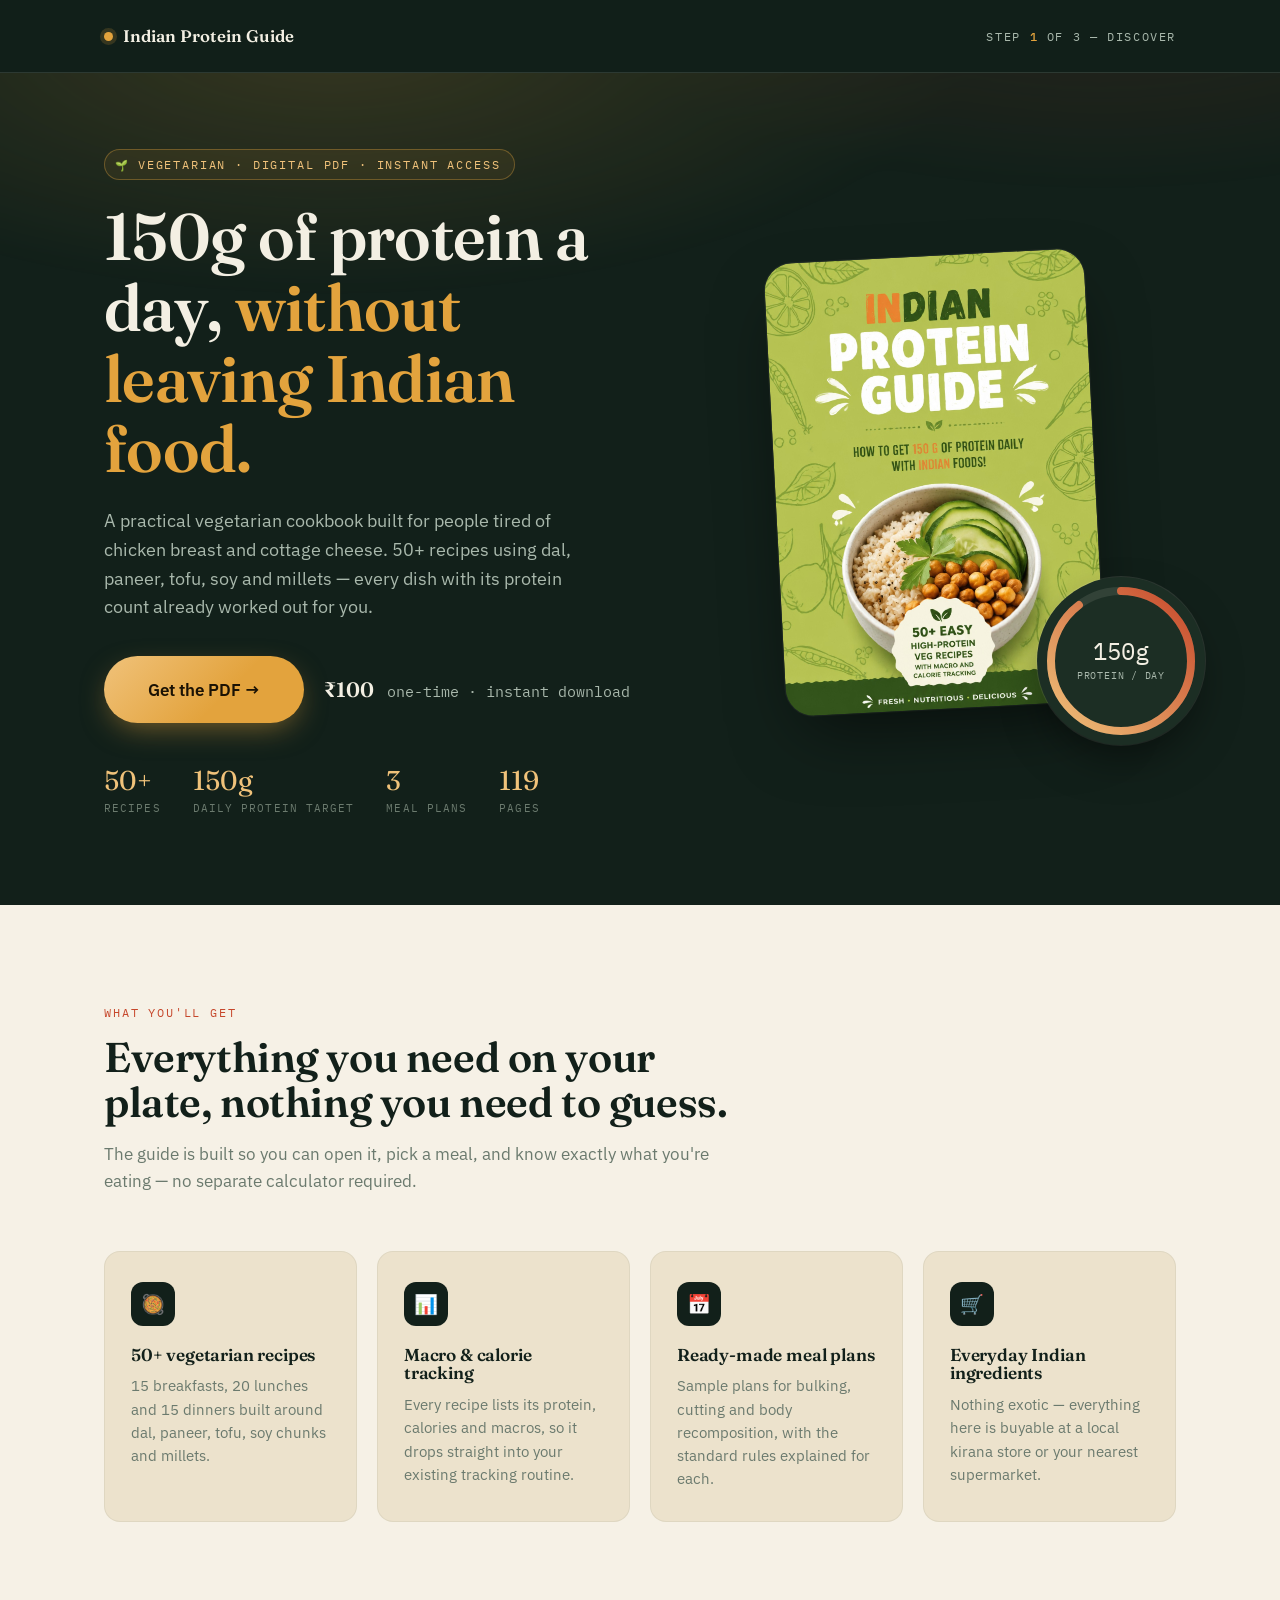
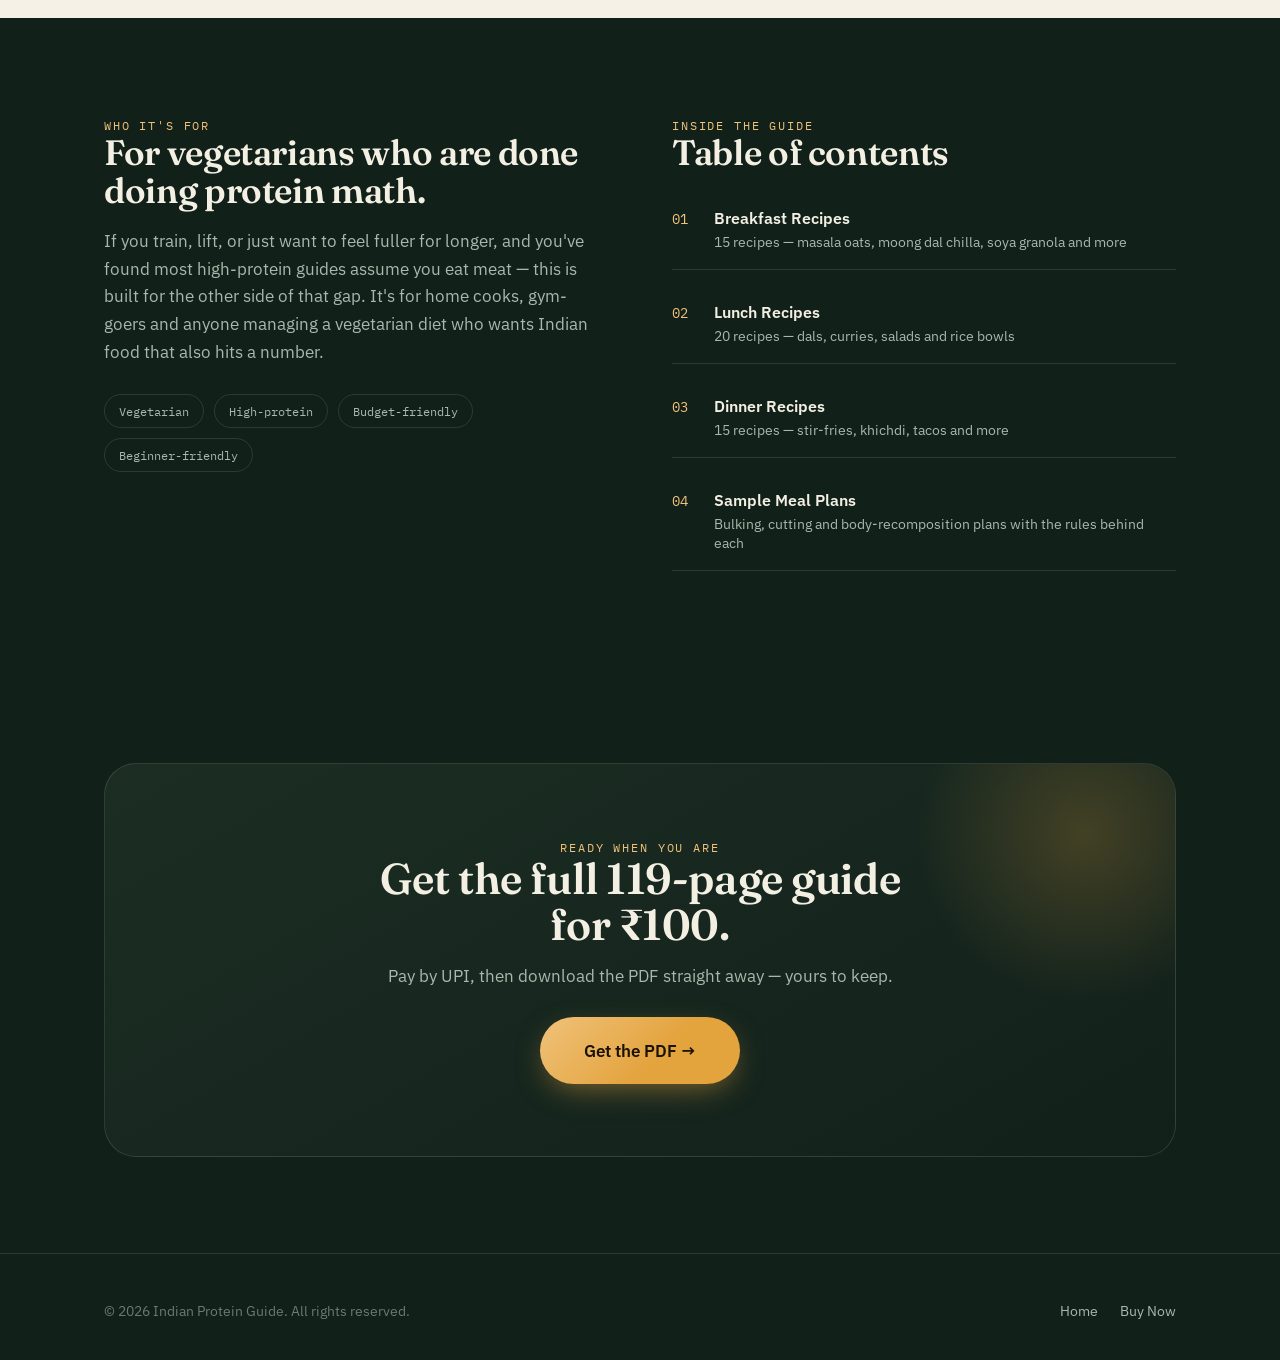
<file: index.html>
<!DOCTYPE html>
<html lang="en">
<head>
<meta charset="UTF-8" />
<meta name="viewport" content="width=device-width, initial-scale=1.0" />
<title>Indian Protein Guide — 50+ High-Protein Vegetarian Recipes</title>
<meta name="description" content="A 50+ recipe Indian vegetarian protein cookbook with macro and calorie tracking, plus bulking, cutting and body-recomposition meal plans. Instant PDF download." />

<meta property="og:type" content="product" />
<meta property="og:title" content="Indian Protein Guide — 50+ High-Protein Vegetarian Recipes" />
<meta property="og:description" content="Hit your protein target with everyday Indian ingredients. 50+ recipes, macro tracking and full meal plans in one PDF." />
<meta property="og:image" content="assets/product-cover.jpg" />

<link rel="preconnect" href="https://fonts.googleapis.com">
<link rel="preconnect" href="https://fonts.gstatic.com" crossorigin>
<link href="https://fonts.googleapis.com/css2?family=Fraunces:opsz,wght@9..144,500;9..144,600;9..144,700&family=IBM+Plex+Sans:wght@400;500;600;700&family=IBM+Plex+Mono:wght@400;500&display=swap" rel="stylesheet">
<link rel="stylesheet" href="style.css">
</head>
<body>

<nav class="nav">
  <div class="wrap">
    <a href="index.html" class="nav-mark"><span class="dot"></span> Indian Protein Guide</a>
    <span class="nav-step">Step <strong>1</strong> of 3 — Discover</span>
  </div>
</nav>

<header class="hero">
  <div class="wrap hero-grid">
    <div>
      <span class="eyebrow"><span class="seed">🌱</span> Vegetarian &middot; Digital PDF &middot; Instant Access</span>
      <h1>150g of protein a day, <em>without leaving Indian food.</em></h1>
      <p class="hero-desc">
        <!-- [PRODUCT_DESCRIPTION] -->
        A practical vegetarian cookbook built for people tired of chicken breast and cottage cheese. 50+ recipes using dal, paneer, tofu, soy and millets — every dish with its protein count already worked out for you.
      </p>

      <div class="hero-actions">
        <a href="payment.html" class="btn btn-primary btn-lg">Get the PDF →</a>
        <span class="hero-price"><strong>₹100</strong> one-time &middot; instant download</span>
      </div>

      <div class="hero-meta">
        <div><span class="num">50+</span><span class="lbl">Recipes</span></div>
        <div><span class="num">150g</span><span class="lbl">Daily Protein Target</span></div>
        <div><span class="num">3</span><span class="lbl">Meal Plans</span></div>
        <div><span class="num">119</span><span class="lbl">Pages</span></div>
      </div>
    </div>

    <div class="hero-visual">
      <div class="cover-card">
        <img src="assets/product-cover.jpg" alt="Indian Protein Guide eBook cover — 50+ easy high-protein vegetarian recipes with macro and calorie tracking" />
      </div>
      <div class="protein-ring" aria-hidden="true">
        <svg viewBox="0 0 168 168">
          <defs>
            <linearGradient id="ringGrad" x1="0%" y1="0%" x2="100%" y2="100%">
              <stop offset="0%" stop-color="#F0C27A" />
              <stop offset="100%" stop-color="#C6472B" />
            </linearGradient>
          </defs>
          <circle class="ring-bg" cx="84" cy="84" r="70" />
          <circle class="ring-fg" cx="84" cy="84" r="70" />
        </svg>
        <div class="ring-label"><span class="g">150g</span><span class="t">protein / day</span></div>
      </div>
    </div>
  </div>
</header>

<section class="section section-light">
  <div class="wrap">
    <div class="section-head reveal">
      <span class="section-kicker">What you'll get</span>
      <h2>Everything you need on your plate, nothing you need to guess.</h2>
      <p>The guide is built so you can open it, pick a meal, and know exactly what you're eating — no separate calculator required.</p>
    </div>

    <div class="card-grid">
      <div class="feature-card reveal">
        <div class="ico">🥘</div>
        <h3>50+ vegetarian recipes</h3>
        <p><!-- [PRODUCT_BENEFIT_1] -->15 breakfasts, 20 lunches and 15 dinners built around dal, paneer, tofu, soy chunks and millets.</p>
      </div>
      <div class="feature-card reveal">
        <div class="ico">📊</div>
        <h3>Macro &amp; calorie tracking</h3>
        <p><!-- [PRODUCT_BENEFIT_2] -->Every recipe lists its protein, calories and macros, so it drops straight into your existing tracking routine.</p>
      </div>
      <div class="feature-card reveal">
        <div class="ico">📅</div>
        <h3>Ready-made meal plans</h3>
        <p><!-- [PRODUCT_BENEFIT_3] -->Sample plans for bulking, cutting and body recomposition, with the standard rules explained for each.</p>
      </div>
      <div class="feature-card reveal">
        <div class="ico">🛒</div>
        <h3>Everyday Indian ingredients</h3>
        <p>Nothing exotic — everything here is buyable at a local kirana store or your nearest supermarket.</p>
      </div>
    </div>
  </div>
</section>

<section class="section">
  <div class="wrap">
    <div class="split">
      <div class="reveal">
        <span class="section-kicker">Who it's for</span>
        <h2>For vegetarians who are done doing protein math.</h2>
        <p class="lead">
          If you train, lift, or just want to feel fuller for longer, and you've found most high-protein guides assume you eat meat — this is built for the other side of that gap. It's for home cooks, gym-goers and anyone managing a vegetarian diet who wants Indian food that also hits a number.
        </p>
        <div class="tag-list">
          <span class="tag">Vegetarian</span>
          <span class="tag">High-protein</span>
          <span class="tag">Budget-friendly</span>
          <span class="tag">Beginner-friendly</span>
        </div>
      </div>

      <div class="reveal">
        <span class="section-kicker">Inside the guide</span>
        <h2 style="margin-bottom: 18px;">Table of contents</h2>
        <ul class="chapter-list">
          <li>
            <span class="n">01</span>
            <div><span class="c-title">Breakfast Recipes</span><span class="c-desc">15 recipes — masala oats, moong dal chilla, soya granola and more</span></div>
          </li>
          <li>
            <span class="n">02</span>
            <div><span class="c-title">Lunch Recipes</span><span class="c-desc">20 recipes — dals, curries, salads and rice bowls</span></div>
          </li>
          <li>
            <span class="n">03</span>
            <div><span class="c-title">Dinner Recipes</span><span class="c-desc">15 recipes — stir-fries, khichdi, tacos and more</span></div>
          </li>
          <li>
            <span class="n">04</span>
            <div><span class="c-title">Sample Meal Plans</span><span class="c-desc">Bulking, cutting and body-recomposition plans with the rules behind each</span></div>
          </li>
        </ul>
      </div>
    </div>
  </div>
</section>

<section class="section">
  <div class="wrap">
    <div class="cta-band reveal">
      <span class="section-kicker">Ready when you are</span>
      <h2>Get the full 119-page guide for ₹100.</h2>
      <p>Pay by UPI, then download the PDF straight away — yours to keep.</p>
      <a href="payment.html" class="btn btn-primary btn-lg">Get the PDF →</a>
    </div>
  </div>
</section>

<footer class="footer">
  <div class="wrap">
    <small>&copy; 2026 Indian Protein Guide. All rights reserved.</small>
    <div class="foot-links">
      <a href="index.html">Home</a>
      <a href="payment.html">Buy Now</a>
    </div>
  </div>
</footer>

<script src="script.js"></script>
</body>
</html>
</file>
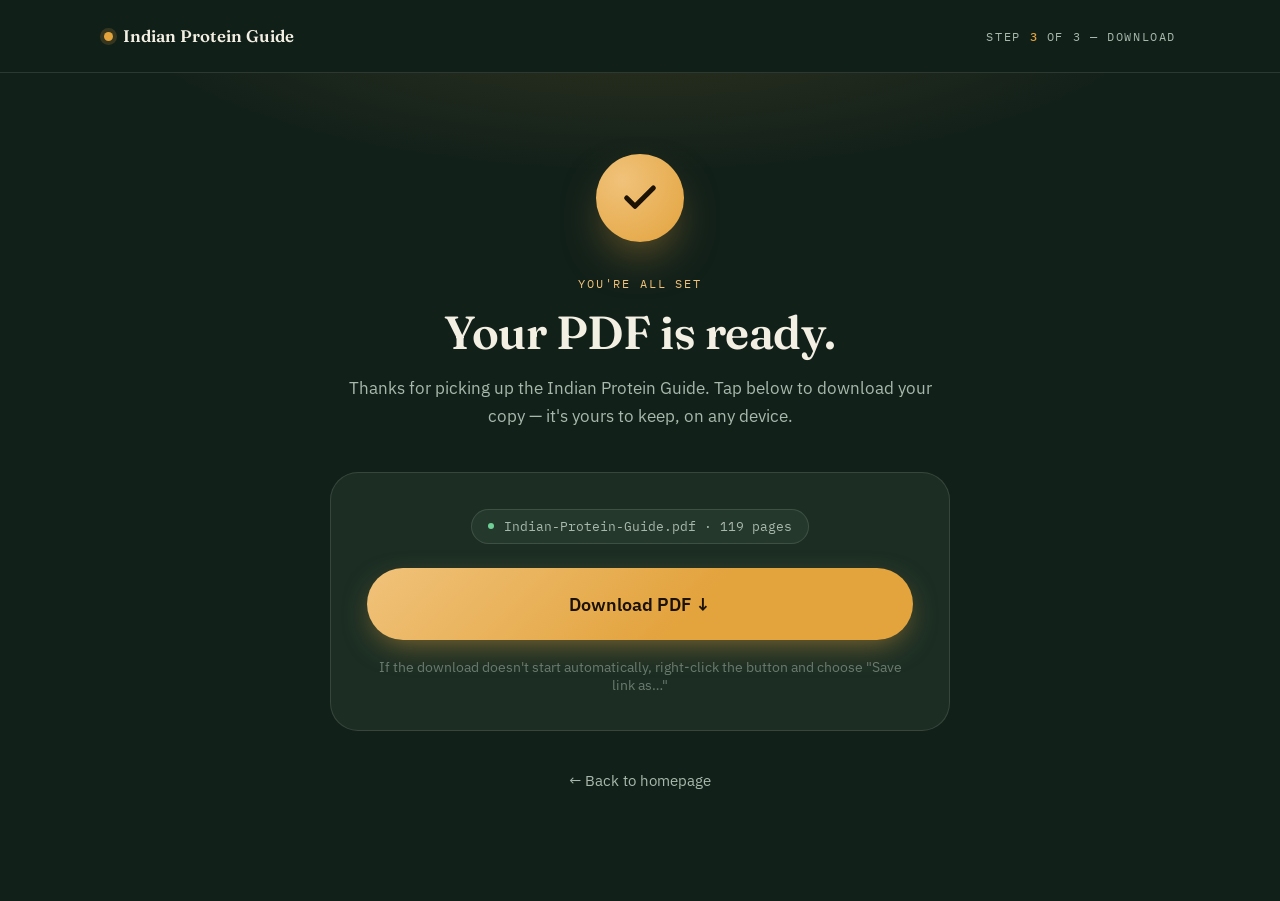
<file: download.html>
<!DOCTYPE html>
<html lang="en">
<head>
<meta charset="UTF-8" />
<meta name="viewport" content="width=device-width, initial-scale=1.0" />
<title>Your PDF Is Ready — Indian Protein Guide</title>
<meta name="description" content="Thank you for your purchase. Download your Indian Protein Guide PDF now." />
<meta name="robots" content="noindex" />

<link rel="preconnect" href="https://fonts.googleapis.com">
<link rel="preconnect" href="https://fonts.gstatic.com" crossorigin>
<link href="https://fonts.googleapis.com/css2?family=Fraunces:opsz,wght@9..144,500;9..144,600;9..144,700&family=IBM+Plex+Sans:wght@400;500;600;700&family=IBM+Plex+Mono:wght@400;500&display=swap" rel="stylesheet">
<link rel="stylesheet" href="style.css">
</head>
<body>

<nav class="nav">
  <div class="wrap">
    <a href="index.html" class="nav-mark"><span class="dot"></span> Indian Protein Guide</a>
    <span class="nav-step">Step <strong>3</strong> of 3 — Download</span>
  </div>
</nav>

<main class="dl-shell">
  <div class="wrap">
    <div class="dl-card reveal is-visible">
      <div class="check-badge" aria-hidden="true">
        <svg viewBox="0 0 24 24" fill="none" stroke="#1B1204" stroke-width="3" stroke-linecap="round" stroke-linejoin="round">
          <polyline points="20 6 9 17 4 12"></polyline>
        </svg>
      </div>
      <span class="section-kicker">You're all set</span>
      <h1>Your PDF is ready.</h1>
      <p class="sub">Thanks for picking up the Indian Protein Guide. Tap below to download your copy — it's yours to keep, on any device.</p>

      <div class="download-block">
        <span class="file-chip"><span class="dot2"></span> Indian-Protein-Guide.pdf &middot; 119 pages</span>
        <div>
          <a href="assets/product.pdf" download class="btn btn-primary dl-btn btn-full">Download PDF ↓</a>
        </div>
        <p class="dl-hint">If the download doesn't start automatically, right-click the button and choose "Save link as…"</p>
      </div>

      <a href="index.html" class="dl-home">← Back to homepage</a>
    </div>
  </div>
</main>

<script src="script.js"></script>
</body>
</html>
</file>
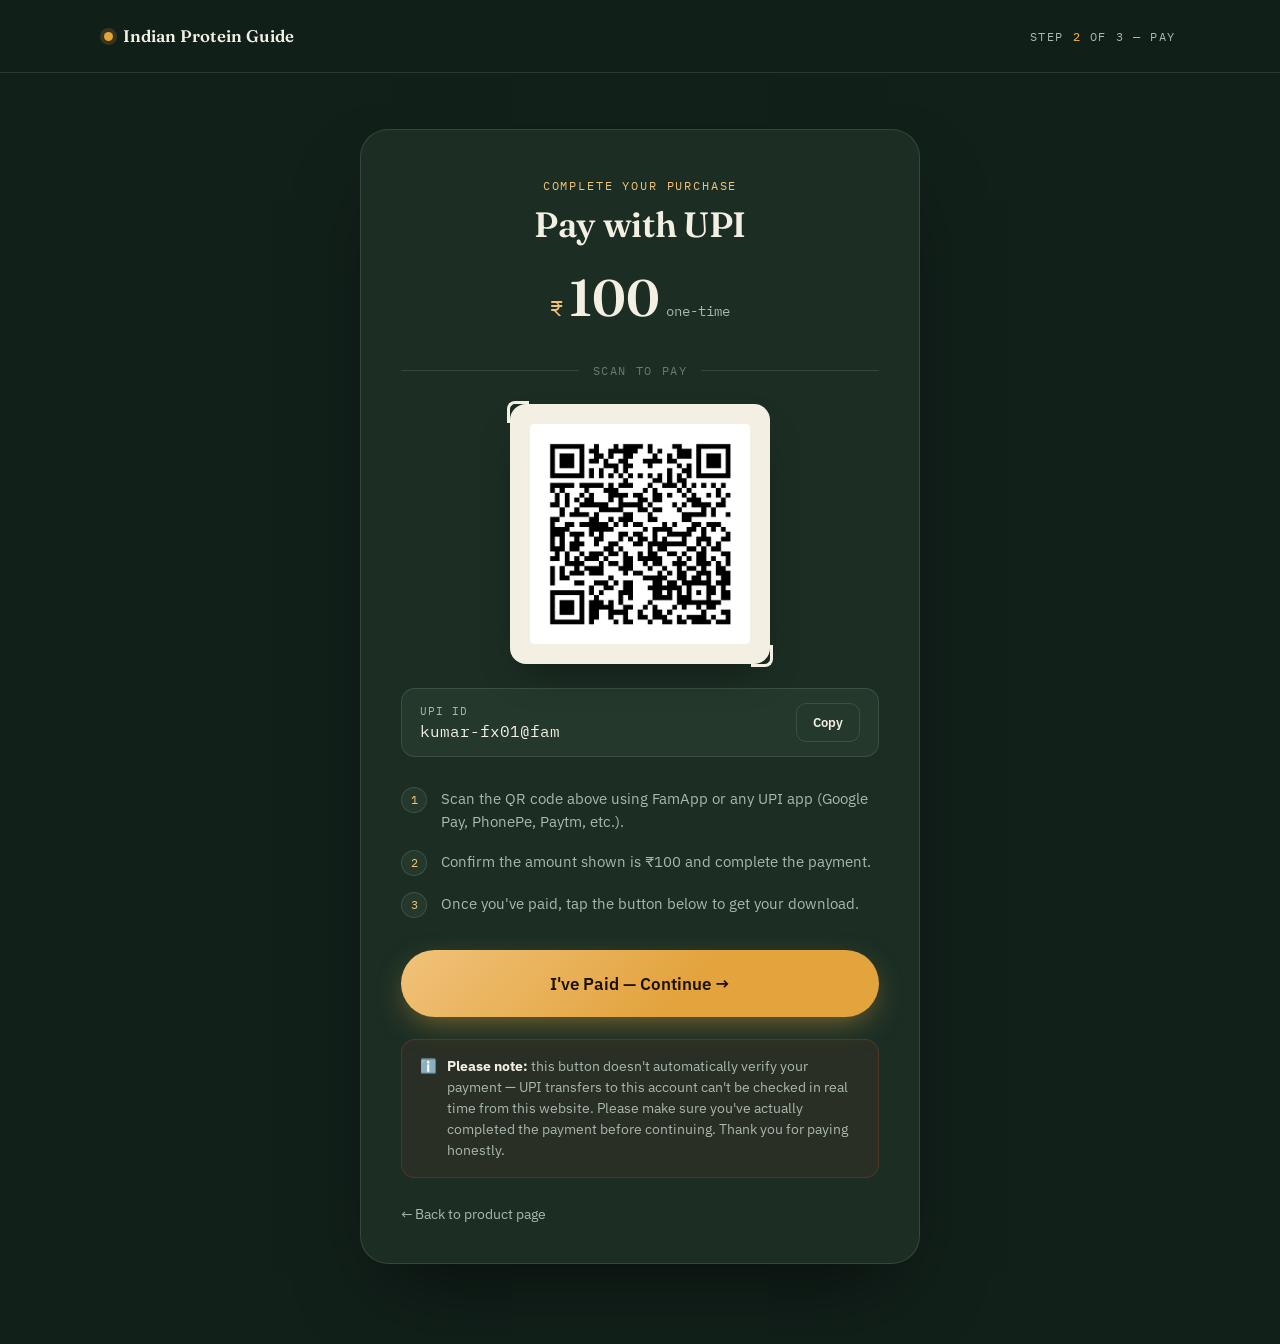
<file: payment.html>
<!DOCTYPE html>
<html lang="en">
<head>
<meta charset="UTF-8" />
<meta name="viewport" content="width=device-width, initial-scale=1.0" />
<title>Complete Your Purchase — Indian Protein Guide</title>
<meta name="description" content="Pay ₹100 via UPI or FamApp to get instant access to the Indian Protein Guide PDF." />
<meta name="robots" content="noindex" />

<link rel="preconnect" href="https://fonts.googleapis.com">
<link rel="preconnect" href="https://fonts.gstatic.com" crossorigin>
<link href="https://fonts.googleapis.com/css2?family=Fraunces:opsz,wght@9..144,500;9..144,600;9..144,700&family=IBM+Plex+Sans:wght@400;500;600;700&family=IBM+Plex+Mono:wght@400;500&display=swap" rel="stylesheet">
<link rel="stylesheet" href="style.css">
</head>
<body>

<nav class="nav">
  <div class="wrap">
    <a href="index.html" class="nav-mark"><span class="dot"></span> Indian Protein Guide</a>
    <span class="nav-step">Step <strong>2</strong> of 3 — Pay</span>
  </div>
</nav>

<main class="pay-shell">
  <div class="wrap">
    <div class="pay-card reveal is-visible">
      <div class="pay-head">
        <span class="section-kicker">Complete Your Purchase</span>
        <h1>Pay with UPI</h1>
        <div class="price-tag">
          <span class="cur">₹</span><span class="amt">100</span><span class="per">one-time</span>
        </div>
      </div>

      <div class="pay-divider">Scan to pay</div>

      <div class="qr-frame">
        <span class="corner tl" aria-hidden="true"></span>
        <span class="corner br" aria-hidden="true"></span>
        <img src="assets/famapp-qr.png" alt="UPI / FamApp QR code for paying ₹100 to kumar-fx01@fam" />
      </div>

      <div class="upi-id-row">
        <div>
          <div class="lbl">UPI ID</div>
          <div class="val">kumar-fx01@fam</div>
        </div>
        <button type="button" class="copy-btn" id="copyUpiBtn" data-upi="kumar-fx01@fam">Copy</button>
      </div>

      <ol class="pay-steps">
        <li><span class="step-n">1</span> Scan the QR code above using FamApp or any UPI app (Google Pay, PhonePe, Paytm, etc.).</li>
        <li><span class="step-n">2</span> Confirm the amount shown is ₹100 and complete the payment.</li>
        <li><span class="step-n">3</span> Once you've paid, tap the button below to get your download.</li>
      </ol>

      <div class="pay-cta">
        <button type="button" id="paidContinueBtn" class="btn btn-primary btn-lg btn-full">I've Paid — Continue →</button>
      </div>

      <div class="honesty-note">
        <span>ℹ️</span>
        <span><strong>Please note:</strong> this button doesn't automatically verify your payment — UPI transfers to this account can't be checked in real time from this website. Please make sure you've actually completed the payment before continuing. Thank you for paying honestly.</span>
      </div>

      <a href="index.html" class="back-link">← Back to product page</a>
    </div>
  </div>
</main>

<script src="script.js"></script>
</body>
</html>
</file>
<file: style.css>
/* ============================================================
   INDIAN PROTEIN GUIDE — storefront styles
   Palette:
     --ink        #12201A  (deep saag green, base background)
     --ink-2      #1B2B22  (panel green, cards on dark)
     --paper      #F6F1E6  (paneer cream, light sections)
     --paper-2    #EDE5D3  (deeper cream for cards on light)
     --turmeric   #E3A33D  (primary accent)
     --chili      #C6472B  (secondary accent, used sparingly)
     --ink-text   #EFEAD f? -> defined below as off-white
   Type:
     Display: 'Fraunces'   (characterful serif, cover-adjacent)
     Body/UI: 'IBM Plex Sans'
     Data:    'IBM Plex Mono' (macro numbers, prices)
   ============================================================ */

:root {
  --ink: #12201A;
  --ink-2: #1C2E24;
  --ink-3: #24392C;
  --paper: #F6F1E6;
  --paper-2: #ECE2CC;
  --turmeric: #E3A33D;
  --turmeric-soft: #F0C27A;
  --chili: #C6472B;
  --off-white: #F3EFE3;
  --muted: #A9B8AC;
  --muted-dark: #6B7A6E;
  --line: rgba(243, 239, 227, 0.12);
  --line-light: rgba(18, 32, 26, 0.12);

  --font-display: 'Fraunces', 'Georgia', serif;
  --font-body: 'IBM Plex Sans', -apple-system, BlinkMacSystemFont, 'Segoe UI', sans-serif;
  --font-mono: 'IBM Plex Mono', 'Courier New', monospace;

  --radius-lg: 28px;
  --radius-md: 16px;
  --radius-sm: 10px;

  --ease: cubic-bezier(0.22, 1, 0.36, 1);
}

* { box-sizing: border-box; }
html { scroll-behavior: smooth; }

@media (prefers-reduced-motion: reduce) {
  html { scroll-behavior: auto; }
  *, *::before, *::after {
    animation-duration: 0.001ms !important;
    animation-iteration-count: 1 !important;
    transition-duration: 0.001ms !important;
    scroll-behavior: auto !important;
  }
}

body {
  margin: 0;
  background: var(--ink);
  color: var(--off-white);
  font-family: var(--font-body);
  -webkit-font-smoothing: antialiased;
  overflow-x: hidden;
}

img { max-width: 100%; display: block; }

a { color: inherit; }

h1, h2, h3 {
  font-family: var(--font-display);
  font-weight: 600;
  line-height: 1.08;
  margin: 0;
  letter-spacing: -0.01em;
}

p { margin: 0; }

.wrap {
  width: 100%;
  max-width: 1120px;
  margin: 0 auto;
  padding: 0 24px;
}

/* ---------- focus ---------- */
a:focus-visible,
button:focus-visible {
  outline: 2px solid var(--turmeric);
  outline-offset: 3px;
  border-radius: 6px;
}

/* ---------- nav ---------- */
.nav {
  position: sticky;
  top: 0;
  z-index: 50;
  background: rgba(18, 32, 26, 0.82);
  backdrop-filter: blur(10px);
  border-bottom: 1px solid var(--line);
}
.nav .wrap {
  display: flex;
  align-items: center;
  justify-content: space-between;
  height: 72px;
}
.nav-mark {
  display: flex;
  align-items: center;
  gap: 10px;
  font-family: var(--font-display);
  font-size: 1.05rem;
  font-weight: 600;
  text-decoration: none;
  color: var(--off-white);
}
.nav-mark .dot {
  width: 9px; height: 9px; border-radius: 50%;
  background: var(--turmeric);
  box-shadow: 0 0 0 4px rgba(227, 163, 61, 0.18);
}
.nav-step {
  font-family: var(--font-mono);
  font-size: 0.72rem;
  letter-spacing: 0.14em;
  text-transform: uppercase;
  color: var(--muted);
}
.nav-step strong { color: var(--turmeric); font-weight: 500; }

/* ---------- buttons ---------- */
.btn {
  display: inline-flex;
  align-items: center;
  justify-content: center;
  gap: 10px;
  font-family: var(--font-body);
  font-weight: 600;
  font-size: 1rem;
  text-decoration: none;
  cursor: pointer;
  border: none;
  border-radius: 999px;
  padding: 18px 34px;
  transition: transform 0.35s var(--ease), box-shadow 0.35s var(--ease), background 0.35s var(--ease);
  min-height: 56px;
  white-space: nowrap;
}
.btn-primary {
  background: linear-gradient(135deg, var(--turmeric-soft), var(--turmeric) 60%);
  color: #1B1204;
  box-shadow: 0 10px 30px -8px rgba(227, 163, 61, 0.55);
}
.btn-primary:hover {
  transform: translateY(-2px);
  box-shadow: 0 16px 36px -8px rgba(227, 163, 61, 0.7);
}
.btn-primary:active { transform: translateY(0); }

.btn-ghost {
  background: transparent;
  color: var(--off-white);
  border: 1px solid var(--line);
}
.btn-ghost:hover {
  background: rgba(243, 239, 227, 0.06);
  border-color: rgba(243, 239, 227, 0.3);
}

.btn-dark {
  background: var(--ink);
  color: var(--off-white);
  box-shadow: 0 10px 26px -10px rgba(0,0,0,0.5);
}
.btn-dark:hover { transform: translateY(-2px); }

.btn-lg { padding: 22px 44px; font-size: 1.08rem; }
.btn-full { width: 100%; }

/* ---------- reveal on scroll ---------- */
.reveal {
  opacity: 0;
  transform: translateY(22px);
  transition: opacity 0.7s var(--ease), transform 0.7s var(--ease);
}
.reveal.is-visible { opacity: 1; transform: translateY(0); }

/* ---------- hero ---------- */
.hero {
  position: relative;
  padding: 76px 0 90px;
  overflow: hidden;
}
.hero::before {
  content: '';
  position: absolute;
  inset: -20% -10% auto -10%;
  height: 620px;
  background: radial-gradient(60% 60% at 30% 20%, rgba(227,163,61,0.18), transparent 70%),
              radial-gradient(50% 50% at 80% 10%, rgba(198,71,43,0.14), transparent 70%);
  filter: blur(10px);
  animation: driftGlow 22s ease-in-out infinite alternate;
  pointer-events: none;
}
@keyframes driftGlow {
  0% { transform: translate(0,0) scale(1); }
  100% { transform: translate(2%, 3%) scale(1.05); }
}

.hero-grid {
  position: relative;
  display: grid;
  grid-template-columns: 1.05fr 0.95fr;
  gap: 56px;
  align-items: center;
}
.eyebrow {
  display: inline-flex;
  align-items: center;
  gap: 8px;
  font-family: var(--font-mono);
  font-size: 0.72rem;
  letter-spacing: 0.16em;
  text-transform: uppercase;
  color: var(--turmeric-soft);
  border: 1px solid rgba(227,163,61,0.35);
  padding: 7px 14px 7px 10px;
  border-radius: 999px;
  background: rgba(227,163,61,0.08);
}
.eyebrow .seed { font-size: 0.9em; }

.hero h1 {
  margin-top: 22px;
  font-size: clamp(2.4rem, 5.4vw, 4.1rem);
  color: var(--off-white);
}
.hero h1 em {
  font-style: normal;
  color: var(--turmeric);
}
.hero-desc {
  margin-top: 22px;
  font-size: 1.12rem;
  line-height: 1.6;
  color: var(--muted);
  max-width: 46ch;
}
.hero-actions {
  margin-top: 34px;
  display: flex;
  align-items: center;
  gap: 20px;
  flex-wrap: wrap;
}
.hero-price {
  font-family: var(--font-mono);
  color: var(--muted);
  font-size: 0.92rem;
}
.hero-price strong {
  font-family: var(--font-display);
  color: var(--off-white);
  font-size: 1.3rem;
  font-weight: 600;
  margin-right: 4px;
}

.hero-meta {
  margin-top: 40px;
  display: flex;
  gap: 32px;
  flex-wrap: wrap;
}
.hero-meta div { display: flex; flex-direction: column; gap: 4px; }
.hero-meta .num {
  font-family: var(--font-display);
  font-size: 1.7rem;
  color: var(--turmeric-soft);
}
.hero-meta .lbl {
  font-family: var(--font-mono);
  font-size: 0.68rem;
  letter-spacing: 0.1em;
  text-transform: uppercase;
  color: var(--muted-dark);
}

/* --- hero visual: cover + protein ring signature --- */
.hero-visual {
  position: relative;
  display: flex;
  align-items: center;
  justify-content: center;
}
.cover-card {
  position: relative;
  width: min(320px, 74vw);
  border-radius: var(--radius-lg);
  overflow: hidden;
  box-shadow: 0 30px 70px -20px rgba(0,0,0,0.6), 0 0 0 1px rgba(243,239,227,0.06);
  transform: rotate(-3deg);
  animation: floatCover 7s ease-in-out infinite;
}
.cover-card img { width: 100%; display: block; }
@keyframes floatCover {
  0%, 100% { transform: rotate(-3deg) translateY(0); }
  50% { transform: rotate(-3deg) translateY(-10px); }
}

.protein-ring {
  position: absolute;
  right: -6%;
  bottom: -8%;
  width: 168px;
  height: 168px;
  background: var(--ink-2);
  border-radius: 50%;
  display: flex;
  align-items: center;
  justify-content: center;
  box-shadow: 0 20px 45px -12px rgba(0,0,0,0.55), 0 0 0 1px var(--line);
}
.protein-ring svg { position: absolute; inset: 0; transform: rotate(-90deg); }
.protein-ring .ring-bg { stroke: rgba(243,239,227,0.1); fill: none; stroke-width: 8; }
.protein-ring .ring-fg {
  stroke: url(#ringGrad);
  fill: none;
  stroke-width: 8;
  stroke-linecap: round;
  stroke-dasharray: 440;
  stroke-dashoffset: 440;
  animation: fillRing 1.8s var(--ease) 0.6s forwards;
}
@keyframes fillRing { to { stroke-dashoffset: 46; } }
.protein-ring .ring-label {
  position: relative;
  text-align: center;
  font-family: var(--font-mono);
}
.protein-ring .ring-label .g {
  font-size: 1.5rem;
  color: var(--off-white);
  display: block;
  line-height: 1;
}
.protein-ring .ring-label .t {
  font-size: 0.6rem;
  letter-spacing: 0.08em;
  color: var(--muted);
  text-transform: uppercase;
}

/* ---------- section shell ---------- */
.section {
  padding: 96px 0;
}
.section-light {
  background: var(--paper);
  color: var(--ink);
}
.section-light .muted { color: var(--muted-dark); }

.section-head {
  max-width: 640px;
  margin-bottom: 56px;
}
.section-kicker {
  font-family: var(--font-mono);
  font-size: 0.72rem;
  letter-spacing: 0.16em;
  text-transform: uppercase;
  color: var(--chili);
}
.section-light .section-kicker { color: var(--chili); }
.section:not(.section-light) .section-kicker { color: var(--turmeric-soft); }

.section-head h2 {
  margin-top: 14px;
  font-size: clamp(1.8rem, 3.4vw, 2.6rem);
}
.section-head p {
  margin-top: 16px;
  font-size: 1.05rem;
  line-height: 1.6;
  color: var(--muted-dark);
}
.section:not(.section-light) .section-head p { color: var(--muted); }

/* ---------- feature cards ---------- */
.card-grid {
  display: grid;
  grid-template-columns: repeat(4, 1fr);
  gap: 20px;
}
.feature-card {
  background: var(--paper-2);
  border-radius: var(--radius-md);
  padding: 30px 26px;
  transition: transform 0.4s var(--ease), box-shadow 0.4s var(--ease);
  border: 1px solid rgba(18,32,26,0.06);
}
.feature-card:hover {
  transform: translateY(-6px);
  box-shadow: 0 24px 44px -18px rgba(18,32,26,0.28);
}
.feature-card .ico {
  width: 44px; height: 44px;
  border-radius: 12px;
  background: var(--ink);
  color: var(--turmeric-soft);
  display: flex; align-items: center; justify-content: center;
  font-size: 1.2rem;
  margin-bottom: 20px;
}
.feature-card h3 {
  font-size: 1.08rem;
  color: var(--ink);
  margin-bottom: 10px;
}
.feature-card p {
  font-size: 0.94rem;
  line-height: 1.55;
  color: var(--muted-dark);
}

/* ---------- two-col info ---------- */
.split {
  display: grid;
  grid-template-columns: 1fr 1fr;
  gap: 64px;
  align-items: start;
}
.split h2 { font-size: clamp(1.7rem, 3vw, 2.2rem); }
.split .lead {
  margin-top: 18px;
  font-size: 1.05rem;
  line-height: 1.65;
  color: var(--muted);
}
.tag-list { margin-top: 28px; display: flex; flex-wrap: wrap; gap: 10px; }
.tag {
  font-family: var(--font-mono);
  font-size: 0.78rem;
  padding: 8px 14px;
  border-radius: 999px;
  border: 1px solid var(--line);
  color: var(--muted);
}

.chapter-list { list-style: none; margin: 0; padding: 0; display: flex; flex-direction: column; gap: 14px; }
.chapter-list li {
  display: flex;
  align-items: baseline;
  gap: 16px;
  padding: 18px 0;
  border-bottom: 1px solid var(--line);
}
.chapter-list .n {
  font-family: var(--font-mono);
  font-size: 0.85rem;
  color: var(--turmeric-soft);
  flex-shrink: 0;
  width: 26px;
}
.chapter-list .c-title { font-weight: 600; color: var(--off-white); }
.chapter-list .c-desc { display: block; margin-top: 4px; font-size: 0.9rem; color: var(--muted); }

/* ---------- final CTA ---------- */
.cta-band {
  position: relative;
  border-radius: 32px;
  padding: 72px 40px;
  text-align: center;
  background: linear-gradient(150deg, var(--ink-2), var(--ink));
  border: 1px solid var(--line);
  overflow: hidden;
}
.cta-band::after {
  content: '';
  position: absolute;
  width: 340px; height: 340px;
  background: radial-gradient(circle, rgba(227,163,61,0.22), transparent 70%);
  right: -80px; top: -100px;
}
.cta-band h2 {
  position: relative;
  font-size: clamp(1.9rem, 4vw, 2.7rem);
  max-width: 20ch;
  margin: 0 auto;
}
.cta-band p {
  position: relative;
  margin-top: 16px;
  color: var(--muted);
  font-size: 1.05rem;
}
.cta-band .btn { position: relative; margin-top: 30px; }

/* ---------- footer ---------- */
.footer {
  padding: 48px 0 40px;
  border-top: 1px solid var(--line);
}
.footer .wrap {
  display: flex;
  justify-content: space-between;
  align-items: center;
  flex-wrap: wrap;
  gap: 16px;
}
.footer small { color: var(--muted-dark); font-size: 0.85rem; }
.footer .foot-links { display: flex; gap: 22px; font-size: 0.85rem; color: var(--muted); }
.footer a { text-decoration: none; }
.footer a:hover { color: var(--turmeric-soft); }

/* ============================================================
   PAYMENT PAGE
   ============================================================ */
.pay-shell {
  min-height: calc(100vh - 72px);
  display: flex;
  align-items: center;
  padding: 56px 0 80px;
}
.pay-card {
  width: 100%;
  max-width: 560px;
  margin: 0 auto;
  background: var(--ink-2);
  border: 1px solid var(--line);
  border-radius: var(--radius-lg);
  padding: 44px 40px 40px;
  box-shadow: 0 40px 80px -30px rgba(0,0,0,0.6);
}
.pay-head { text-align: center; }
.pay-head .section-kicker { color: var(--turmeric-soft); }
.pay-head h1 {
  margin-top: 12px;
  font-size: clamp(1.7rem, 4vw, 2.2rem);
}
.price-tag {
  margin-top: 22px;
  display: flex;
  align-items: baseline;
  justify-content: center;
  gap: 6px;
}
.price-tag .cur { font-family: var(--font-mono); font-size: 1.4rem; color: var(--turmeric-soft); }
.price-tag .amt { font-family: var(--font-display); font-size: 3.2rem; font-weight: 600; color: var(--off-white); }
.price-tag .per { font-family: var(--font-mono); font-size: 0.85rem; color: var(--muted); }

.pay-divider {
  display: flex;
  align-items: center;
  gap: 14px;
  margin: 34px 0 26px;
  color: var(--muted-dark);
  font-family: var(--font-mono);
  font-size: 0.72rem;
  letter-spacing: 0.14em;
  text-transform: uppercase;
}
.pay-divider::before, .pay-divider::after {
  content: '';
  flex: 1;
  height: 1px;
  background: var(--line);
}

.qr-frame {
  background: var(--off-white);
  border-radius: var(--radius-md);
  padding: 20px;
  width: fit-content;
  margin: 0 auto;
  box-shadow: 0 18px 40px -14px rgba(0,0,0,0.45);
  position: relative;
}
.qr-frame img { width: 220px; height: 220px; display: block; border-radius: 4px; }
.qr-frame .corner {
  position: absolute;
  width: 22px; height: 22px;
  border-color: var(--turmeric);
}
.qr-frame .tl { top: -3px; left: -3px; border-top: 3px solid; border-left: 3px solid; border-top-left-radius: 8px; }
.qr-frame .br { bottom: -3px; right: -3px; border-bottom: 3px solid; border-right: 3px solid; border-bottom-right-radius: 8px; }

.upi-id-row {
  margin-top: 24px;
  display: flex;
  align-items: center;
  justify-content: space-between;
  gap: 12px;
  background: var(--ink-3);
  border: 1px solid var(--line);
  border-radius: 14px;
  padding: 14px 18px;
}
.upi-id-row .lbl { font-family: var(--font-mono); font-size: 0.68rem; letter-spacing: 0.1em; text-transform: uppercase; color: var(--muted); }
.upi-id-row .val { font-family: var(--font-mono); font-size: 1rem; color: var(--off-white); margin-top: 3px; }
.copy-btn {
  flex-shrink: 0;
  background: transparent;
  border: 1px solid var(--line);
  color: var(--off-white);
  border-radius: 10px;
  padding: 10px 16px;
  font-family: var(--font-body);
  font-size: 0.82rem;
  font-weight: 600;
  cursor: pointer;
  transition: background 0.25s var(--ease), border-color 0.25s var(--ease);
}
.copy-btn:hover { background: rgba(243,239,227,0.08); border-color: rgba(243,239,227,0.3); }
.copy-btn.copied { background: var(--turmeric); color: #1B1204; border-color: var(--turmeric); }

.pay-steps {
  margin-top: 30px;
  list-style: none;
  padding: 0;
  display: flex;
  flex-direction: column;
  gap: 16px;
}
.pay-steps li {
  display: flex;
  gap: 14px;
  font-size: 0.94rem;
  line-height: 1.55;
  color: var(--muted);
}
.pay-steps .step-n {
  flex-shrink: 0;
  width: 26px; height: 26px;
  border-radius: 50%;
  background: var(--ink-3);
  border: 1px solid var(--line);
  display: flex; align-items: center; justify-content: center;
  font-family: var(--font-mono);
  font-size: 0.78rem;
  color: var(--turmeric-soft);
}

.pay-cta { margin-top: 32px; }

.honesty-note {
  margin-top: 22px;
  display: flex;
  gap: 10px;
  padding: 16px 18px;
  border-radius: 14px;
  background: rgba(198,71,43,0.08);
  border: 1px solid rgba(198,71,43,0.25);
  font-size: 0.85rem;
  line-height: 1.55;
  color: var(--muted);
}
.honesty-note strong { color: var(--off-white); }

.back-link {
  display: inline-flex;
  align-items: center;
  gap: 8px;
  margin-top: 26px;
  font-size: 0.9rem;
  color: var(--muted);
  text-decoration: none;
}
.back-link:hover { color: var(--turmeric-soft); }

/* ============================================================
   DOWNLOAD PAGE
   ============================================================ */
.dl-shell {
  min-height: calc(100vh - 72px);
  display: flex;
  align-items: center;
  padding: 60px 0 90px;
  position: relative;
  overflow: hidden;
}
.dl-shell::before {
  content: '';
  position: absolute;
  inset: -10% -10% auto -10%;
  height: 520px;
  background: radial-gradient(50% 50% at 50% 0%, rgba(227,163,61,0.16), transparent 70%);
  pointer-events: none;
}
.dl-card {
  position: relative;
  max-width: 620px;
  margin: 0 auto;
  text-align: center;
}
.check-badge {
  width: 88px; height: 88px;
  margin: 0 auto 30px;
  border-radius: 50%;
  background: radial-gradient(circle at 30% 30%, var(--turmeric-soft), var(--turmeric));
  display: flex; align-items: center; justify-content: center;
  box-shadow: 0 20px 46px -14px rgba(227,163,61,0.55);
  animation: popIn 0.6s var(--ease) both;
}
@keyframes popIn {
  0% { transform: scale(0.4); opacity: 0; }
  100% { transform: scale(1); opacity: 1; }
}
.check-badge svg { width: 40px; height: 40px; }

.dl-card .section-kicker { color: var(--turmeric-soft); }
.dl-card h1 { margin-top: 16px; font-size: clamp(2rem, 5vw, 2.9rem); }
.dl-card .sub {
  margin-top: 16px;
  font-size: 1.08rem;
  color: var(--muted);
  line-height: 1.6;
}

.download-block {
  margin-top: 42px;
  background: var(--ink-2);
  border: 1px solid var(--line);
  border-radius: var(--radius-lg);
  padding: 36px;
}
.file-chip {
  display: inline-flex;
  align-items: center;
  gap: 10px;
  font-family: var(--font-mono);
  font-size: 0.82rem;
  color: var(--muted);
  background: var(--ink-3);
  border: 1px solid var(--line);
  padding: 8px 16px;
  border-radius: 999px;
  margin-bottom: 24px;
}
.file-chip .dot2 { width: 6px; height: 6px; border-radius: 50%; background: #6FCF97; }

.dl-btn {
  font-size: 1.15rem;
  padding: 24px 48px;
  animation: pulseGlow 2.6s ease-in-out infinite;
}
@keyframes pulseGlow {
  0%, 100% { box-shadow: 0 10px 30px -8px rgba(227,163,61,0.55); }
  50% { box-shadow: 0 16px 44px -8px rgba(227,163,61,0.85); }
}
@media (prefers-reduced-motion: reduce) {
  .dl-btn { animation: none; }
}

.dl-hint { margin-top: 18px; font-size: 0.85rem; color: var(--muted-dark); }

.dl-home {
  display: inline-flex;
  margin-top: 40px;
  font-size: 0.92rem;
  color: var(--muted);
  text-decoration: none;
}
.dl-home:hover { color: var(--turmeric-soft); }

/* ============================================================
   RESPONSIVE
   ============================================================ */
@media (max-width: 880px) {
  .hero-grid { grid-template-columns: 1fr; gap: 48px; }
  .hero-visual { order: -1; }
  .split { grid-template-columns: 1fr; gap: 44px; }
  .card-grid { grid-template-columns: repeat(2, 1fr); }
  .section { padding: 72px 0; }
}

@media (max-width: 560px) {
  .wrap { padding: 0 18px; }
  .nav .wrap { height: 64px; }
  .nav-step { display: none; }
  .hero { padding: 44px 0 60px; }
  .hero-actions { flex-direction: column; align-items: stretch; }
  .hero-actions .btn { width: 100%; }
  .hero-price { text-align: center; }
  .hero-meta { gap: 22px; }
  .card-grid { grid-template-columns: 1fr; }
  .cta-band { padding: 52px 22px; border-radius: 24px; }
  .pay-card { padding: 32px 22px 30px; }
  .qr-frame img { width: 100%; height: auto; max-width: 260px; }
  .download-block { padding: 26px 20px; }
  .dl-btn { width: 100%; padding: 22px 20px; }
  .footer .wrap { flex-direction: column; align-items: flex-start; }
  .protein-ring { width: 128px; height: 128px; right: -2%; bottom: -4%; }
  .protein-ring .ring-label .g { font-size: 1.15rem; }
}

@media (max-width: 380px) {
  .hero h1 { font-size: 2.1rem; }
}
</file>
